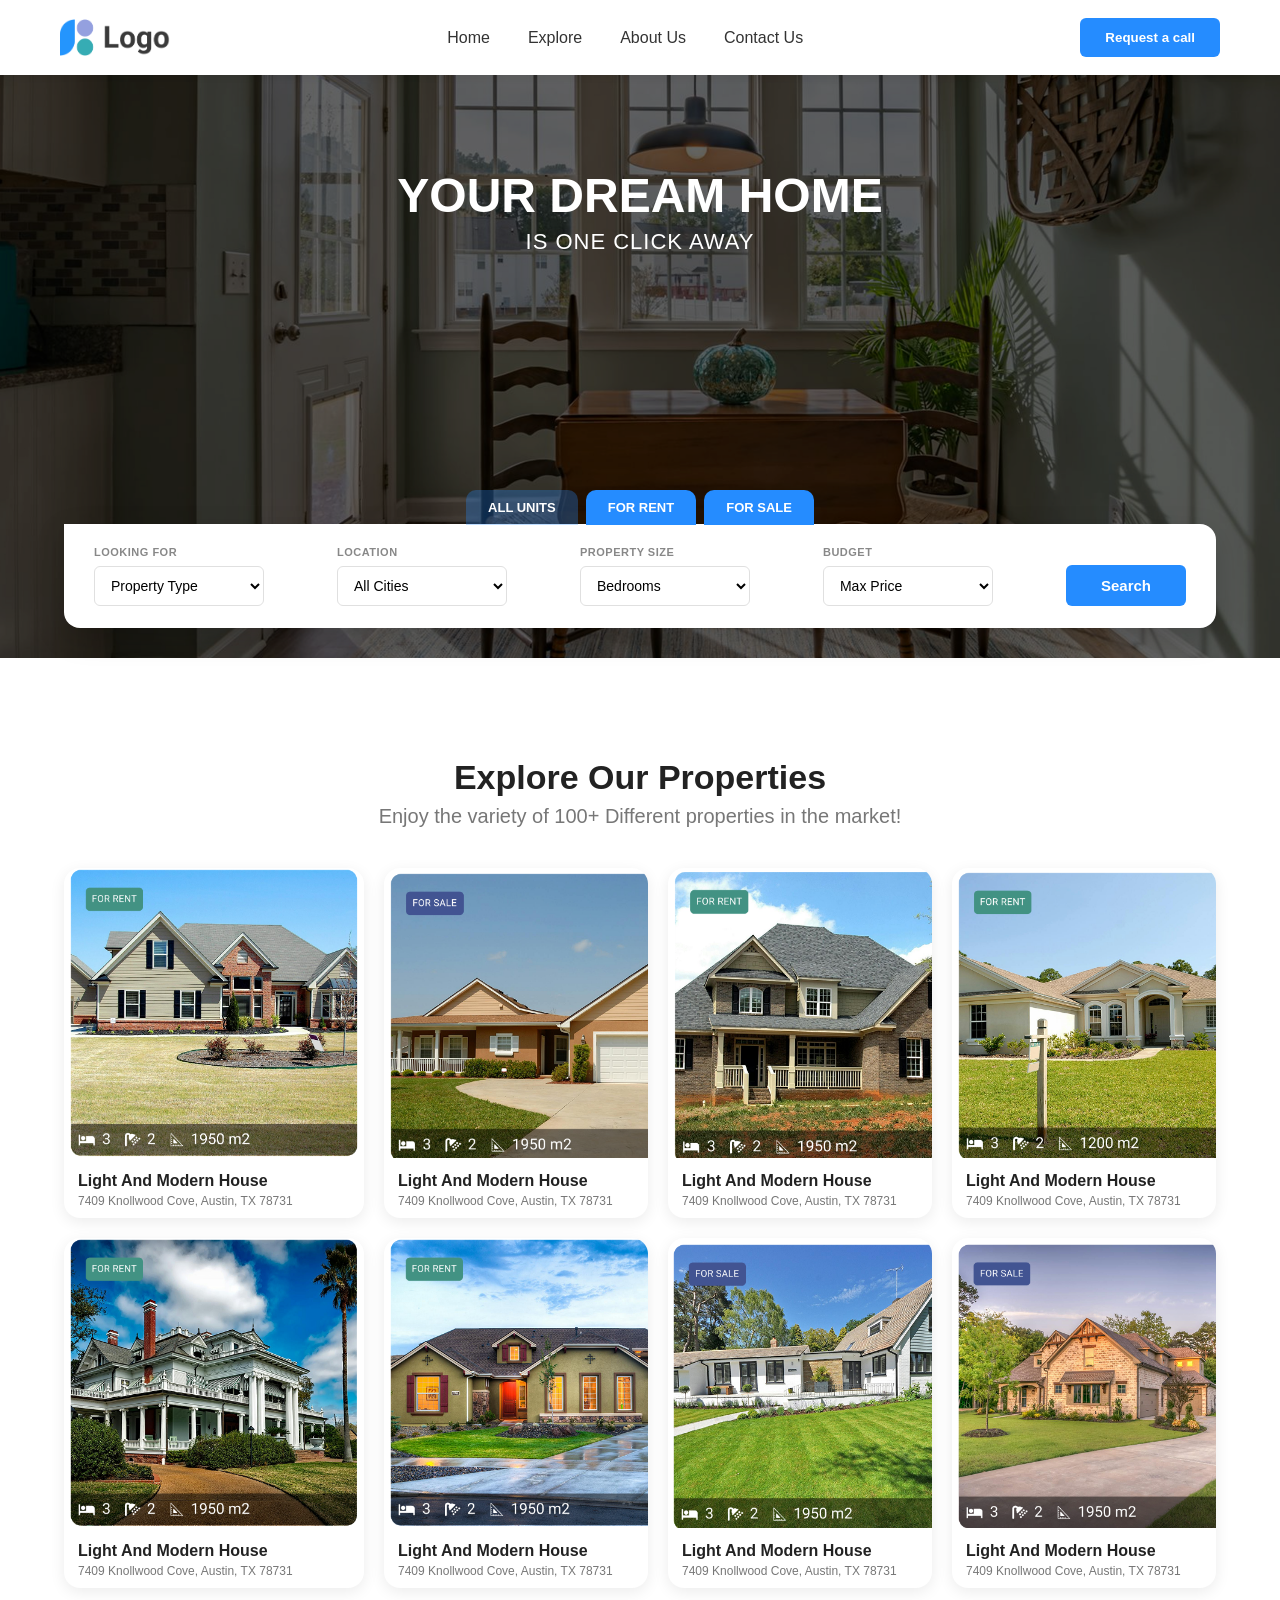
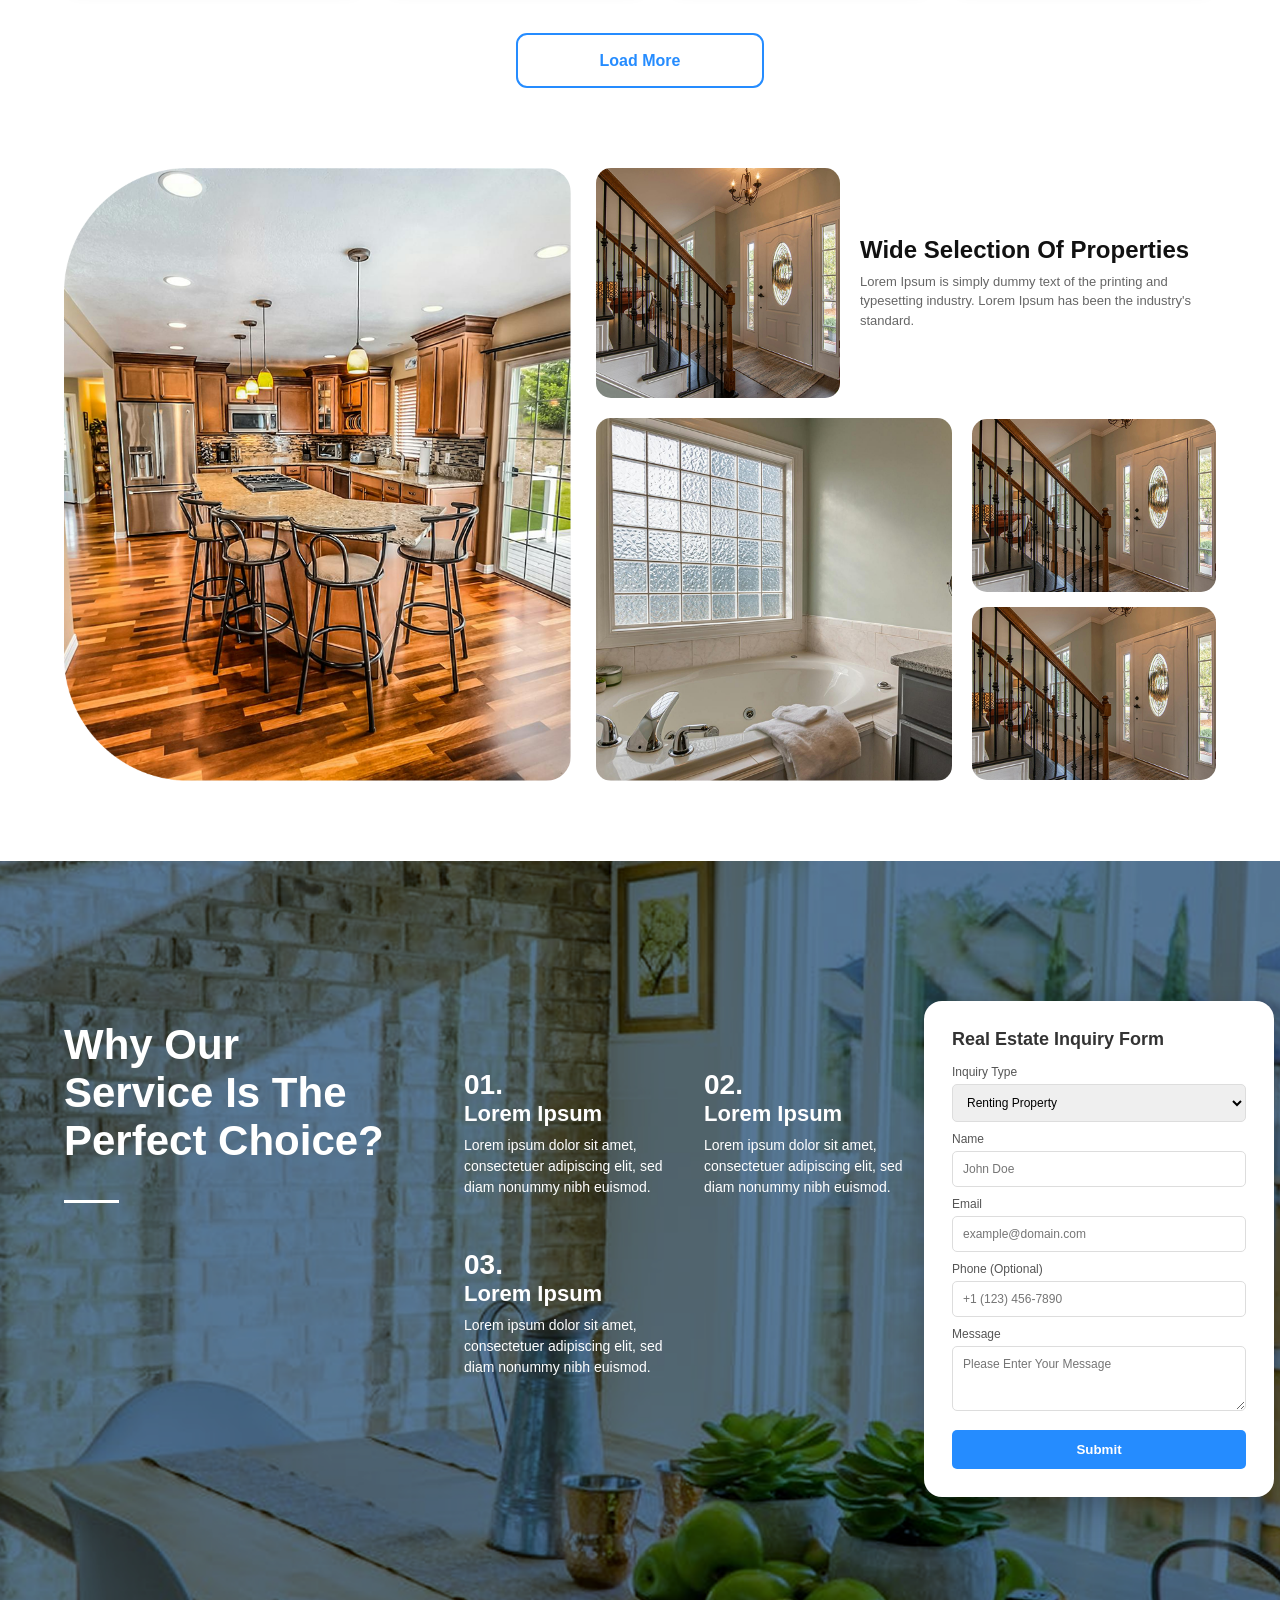
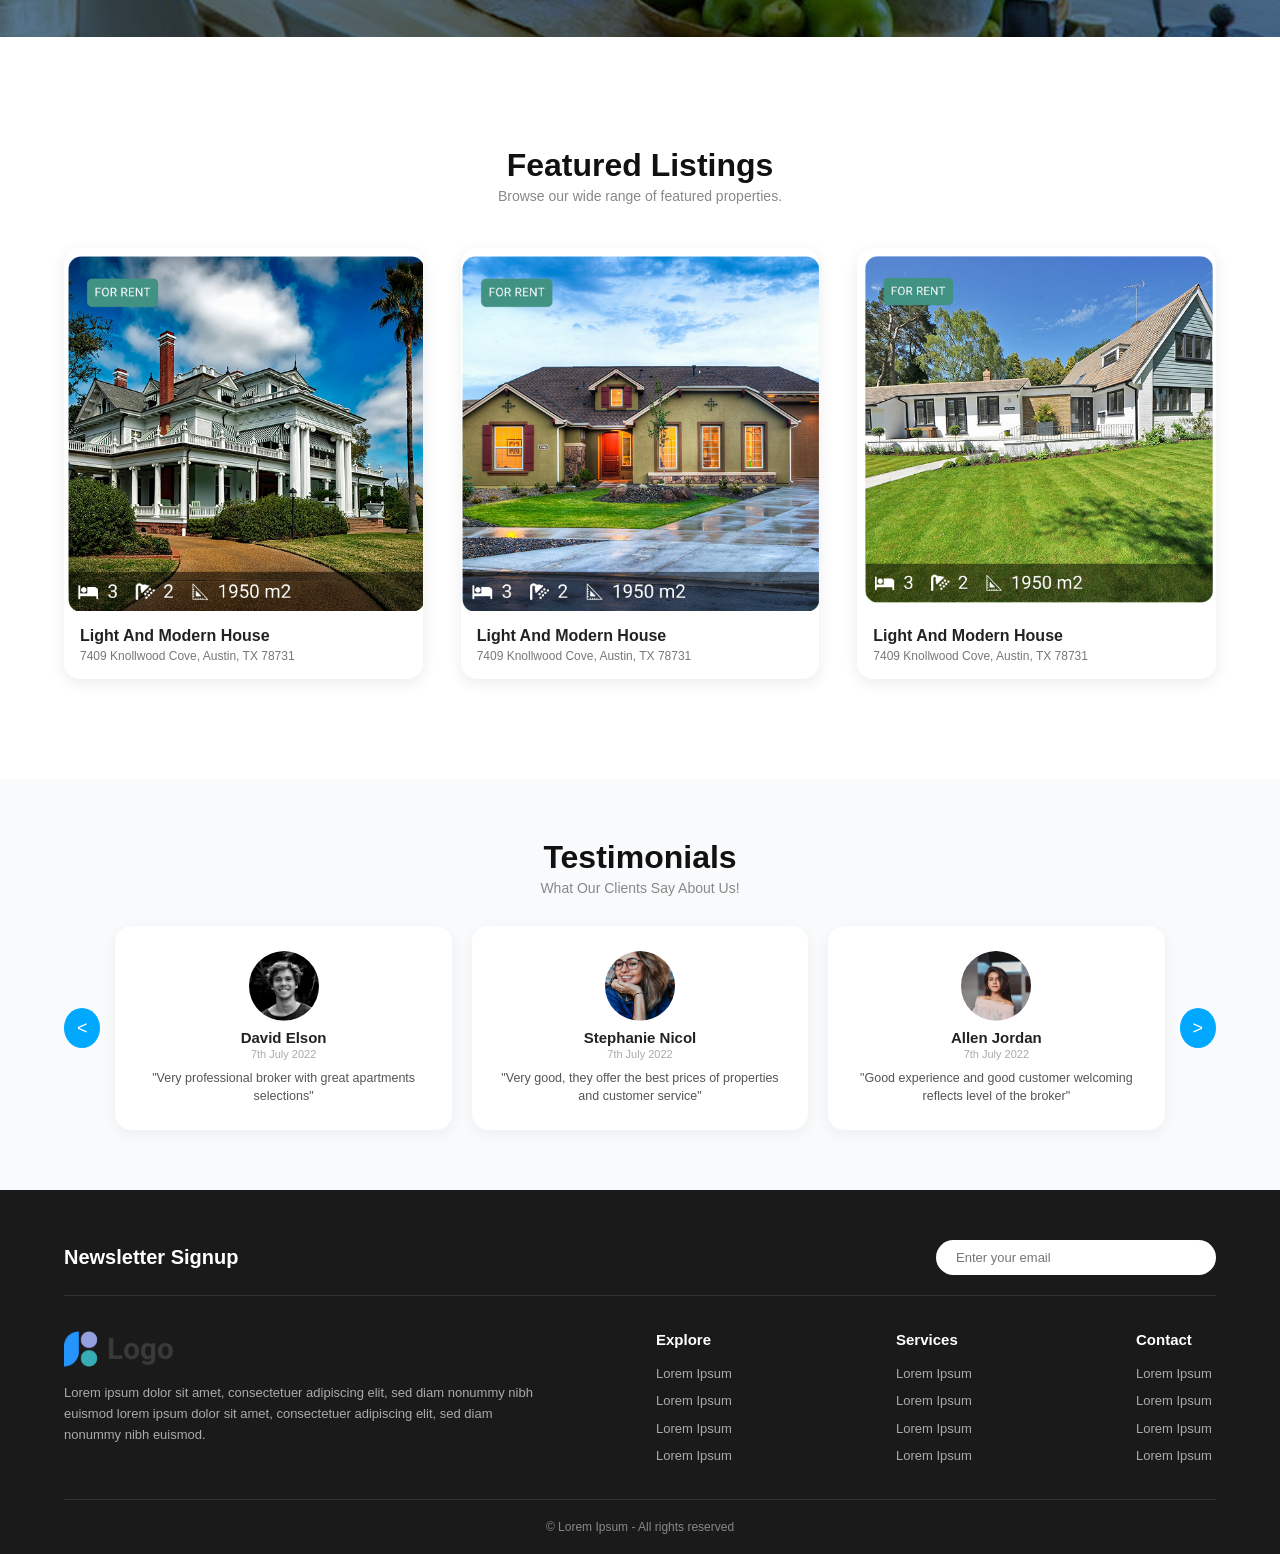
<file: Realestatweb/index.html>
<!DOCTYPE html>
<html lang="en">
<head>
    <meta charset="UTF-8">
    <meta name="viewport" content="width=device-width, initial-scale=1.0">
    <title>Real Estate Website</title>
    <link rel="stylesheet" href="style.css">
</head>
<body>

    <section class="hero">
        <nav>
            <div class="logo">
                <img src="photos/581_frame.png" alt="Logo">
            </div>
            
            <ul>
                <li><a href="index.html">Home</a></li>
                <li><a href="property-details.html">Explore</a></li>
                <li><a href="#">About Us</a></li>
                <li><a href="#">Contact Us</a></li>
            </ul>
        
            <button>Request a call</button>
        </nav>
        
        <div class="hero-text">
            <h1>YOUR DREAM HOME</h1>
            <p>IS ONE CLICK AWAY</p>
        </div>
   
        <div class="search-wrapper">
            <div class="hero-tabs">
                <button class="tab-btn">ALL UNITS</button>
                <button class="tab-btn active">FOR RENT</button>
                <button class="tab-btn active">FOR SALE</button>
            </div>

            <div class="search-box">
                <div>
                    <label>LOOKING FOR</label>
                    <select>
                        <option>Property Type</option>
                        <option>Villa</option>
                        <option>Apartment</option>
                    </select>
                </div>
                
                <div>
                    <label>LOCATION</label>
                    <select>
                        <option>All Cities</option>
                        <option>Pune</option>
                        <option>Mumbai</option>
                    </select>
                </div>

                <div>
                    <label>PROPERTY SIZE</label>
                    <select>
                       <option>Bedrooms</option>
                       <option>2 BHK</option>
                       <option>3 BHK</option>
                    </select>
                </div>
            
                <div>
                    <label>BUDGET</label>
                    <select>
                        <option>Max Price</option>
                        <option>50 Lakh</option>
                        <option>1 Crore</option>
                    </select>
                </div>
                <button>Search</button>
            </div>
        </div>
    </section>

    
    <section class="properties">
        <h2>Explore Our Properties</h2>
        <p>Enjoy the variety of 100+ Different properties in the market!</p>
        
        <div class="property-grid">
            <a href="property-details.html" style="text-decoration: none; color: inherit;">
                <div class="property-card">
                    <img src="photos/12_group.png" alt="Property">
                    <h3>Light And Modern House</h3>
                    <p>7409 Knollwood Cove, Austin, TX 78731</p>
                </div>
            </a>
            
            <div class="property-card">
                <img src="photos/48_frame.png" alt="Property">
                <h3>Light And Modern House</h3>
                <p>7409 Knollwood Cove, Austin, TX 78731</p>
            </div>

            <div class="property-card">
                <img src="photos/85_frame.png" alt="Property">
                <h3>Light And Modern House</h3>
                <p>7409 Knollwood Cove, Austin, TX 78731</p>
            </div>

            <div class="property-card">
                <img src="photos/122_frame.png" alt="Property">
                <h3>Light And Modern House</h3>
                <p>7409 Knollwood Cove, Austin, TX 78731</p>
            </div>

            <div class="property-card">
                <img src="photos/162_group.png" alt="Property">
                <h3>Light And Modern House</h3>
                <p>7409 Knollwood Cove, Austin, TX 78731</p>
            </div>

            <div class="property-card">
                <img src="photos/199_group.png" alt="Property">
                <h3>Light And Modern House</h3>
                <p>7409 Knollwood Cove, Austin, TX 78731</p>
            </div>

            <div class="property-card">
                <img src="photos/235_frame.png" alt="Property">
                <h3>Light And Modern House</h3>
                <p>7409 Knollwood Cove, Austin, TX 78731</p>
            </div>

            <div class="property-card">
                <img src="photos/272_frame.png" alt="Property">
                <h3>Light And Modern House</h3>
                <p>7409 Knollwood Cove, Austin, TX 78731</p>
            </div>
        </div>

        <button class="load-btn">Load More</button>
    </section>
    
    
    <section class="selection">
        <div class="big-left-image">
            <img src="photos/313_rectangle.png" alt="Kitchen">
        </div>

        <div class="right-grid-container">
            <div class="top-row">
                <img src="photos/314_rectangle.png" alt="Property" class="top-small-img">
                <div class="text-box">
                    <h2>Wide Selection Of Properties</h2>
                    <p>Lorem Ipsum is simply dummy text of the printing and typesetting industry. Lorem Ipsum has been the industry's standard.</p>
                </div>
            </div>

            <div class="bottom-row">
                <img src="photos/317_rectangle.png" alt="Property" class="bottom-main-img">
                <div class="stacked-images">
                    <img src="photos/314_rectangle.png" alt="Property">
                    <img src="photos/314_rectangle.png" alt="Property">
                </div>
            </div>
        </div>
    </section>

    
    <section class="why-section">

        <div class="overlay">
            <div class="why-container">

            
                <div class="why-left-title">
                    <h2>
                        Why Our<br>
                        Service Is The<br>
                        Perfect Choice?
                    </h2>

                    <div class="title-line"></div>
                </div>

                <div class="points-grid">

                    <div class="point-box point-01">
                        <h3>01.</h3>
                        <h4>Lorem Ipsum</h4>
                        <p>
                        Lorem ipsum dolor sit amet,
                        consectetuer adipiscing elit,
                        sed diam nonummy nibh euismod.
                        </p>
                    </div>


                    <div class="point-box point-02">
                        <h3>02.</h3>
                        <h4>Lorem Ipsum</h4>
                        <p>
                        Lorem ipsum dolor sit amet,
                        consectetuer adipiscing elit,
                        sed diam nonummy nibh euismod.
                        </p>
                    </div>


                    <div class="point-box point-03">
                        <h3>03.</h3>
                        <h4>Lorem Ipsum</h4>
                        <p>
                        Lorem ipsum dolor sit amet,
                        consectetuer adipiscing elit,
                        sed diam nonummy nibh euismod.
                        </p>
                    </div>

                </div>

                <div class="form-box">
                    <h3>Real Estate Inquiry Form</h3>

                    <label>Inquiry Type</label>
                    <select>
                        <option>Renting Property</option>
                        <option>Buying Property</option>
                    </select>

                    <label>Name</label>
                    <input type="text" placeholder="John Doe">

                    <label>Email</label>
                    <input type="email" placeholder="example@domain.com">

                    <label>Phone (Optional)</label>
                    <input type="text" placeholder="+1 (123) 456-7890">

                    <label>Message</label>
                    <textarea placeholder="Please Enter Your Message"></textarea>

                    <button>Submit</button>
                </div>
            </div>
        </div>
    </section>


    <section class="featured">
        <div class="featured-header">
            <h2>Featured Listings</h2>
            <p>Browse our wide range of featured properties.</p>
        </div>
        
        <div class="featured-grid">
            <div class="featured-card">
                <img src="photos/385_frame.png" alt="Featured">
                <div class="feature-info">
                    <h3>Light And Modern House</h3>
                    <p>7409 Knollwood Cove, Austin, TX 78731</p>
                </div>
            </div>

            <div class="featured-card">
                <img src="photos/424_frame.png" alt="Featured">
                <div class="feature-info">
                    <h3>Light And Modern House</h3>
                    <p>7409 Knollwood Cove, Austin, TX 78731</p>
                </div>
            </div>
            
            <div class="featured-card">
                <img src="photos/463_group.png" alt="Featured">
                <div class="feature-info">
                    <h3>Light And Modern House</h3>
                    <p>7409 Knollwood Cove, Austin, TX 78731</p>
                </div>
            </div>
        </div>
    </section>

    <section class="testimonial">
        <div class="testimonial-header">
            <h2>Testimonials</h2>
            <p>What Our Clients Say About Us!</p>
        </div>

        <div class="testimonial-container">
            <button class="nav-arrow left-arrow">&lt;</button>

            <div class="client-box">
                <div class="client-card">
                    <div class="profile-block">
                        <img src="photos/515_rectangle.png" alt="Client">
                        <h3>David Elson</h3>
                        <span>7th July 2022</span>
                    </div>
                    <p>"Very professional broker with great apartments selections"</p>
                </div>

                <div class="client-card">
                    <div class="profile-block">
                        <img src="photos/523_rectangle.png" alt="Client">
                        <h3>Stephanie Nicol</h3>
                        <span>7th July 2022</span>
                    </div>
                    <p>"Very good, they offer the best prices of properties and customer service"</p>
                </div>  

                <div class="client-card">
                    <div class="profile-block">
                        <img src="photos/531_rectangle.png" alt="Client">
                        <h3>Allen Jordan</h3>
                        <span>7th July 2022</span>
                    </div>
                    <p>"Good experience and good customer welcoming reflects level of the broker"</p>
                </div>
            </div>

            <button class="nav-arrow right-arrow">&gt;</button>
        </div>
    </section>
    
    <footer>
        <div class="footer-inner">
            <div class="newsletter-row">
                <h3>Newsletter Signup</h3>
                <div class="newsletter-input">
                    <input type="email" placeholder="Enter your email">
                </div>
            </div>

            <div class="footer-columns">
                <div class="footer-col brand-col">
                    <img src="photos/581_frame.png" alt="Logo" class="footer-logo-img">
                    <p>Lorem ipsum dolor sit amet, consectetuer adipiscing elit, sed diam nonummy nibh euismod lorem ipsum dolor sit amet, consectetuer adipiscing elit, sed diam nonummy nibh euismod.</p>
                </div>

                <div class="footer-col">
                    <h4>Explore</h4>
                    <ul>
                        <li>Lorem Ipsum</li>
                        <li>Lorem Ipsum</li>
                        <li>Lorem Ipsum</li>
                        <li>Lorem Ipsum</li>
                    </ul>
                </div>

                <div class="footer-col">
                    <h4>Services</h4>
                    <ul>
                        <li>Lorem Ipsum</li>
                        <li>Lorem Ipsum</li>
                        <li>Lorem Ipsum</li>
                        <li>Lorem Ipsum</li>
                    </ul>
                </div>

                <div class="footer-col">
                    <h4>Contact</h4>
                    <ul>
                        <li>Lorem Ipsum</li>
                        <li>Lorem Ipsum</li>
                        <li>Lorem Ipsum</li>
                        <li>Lorem Ipsum</li>
                    </ul>
                </div>
            </div>

            <div class="copyright-bar">
                &copy; Lorem Ipsum - All rights reserved
            </div>
        </div>
    </footer>

</body>
</html>
</file>
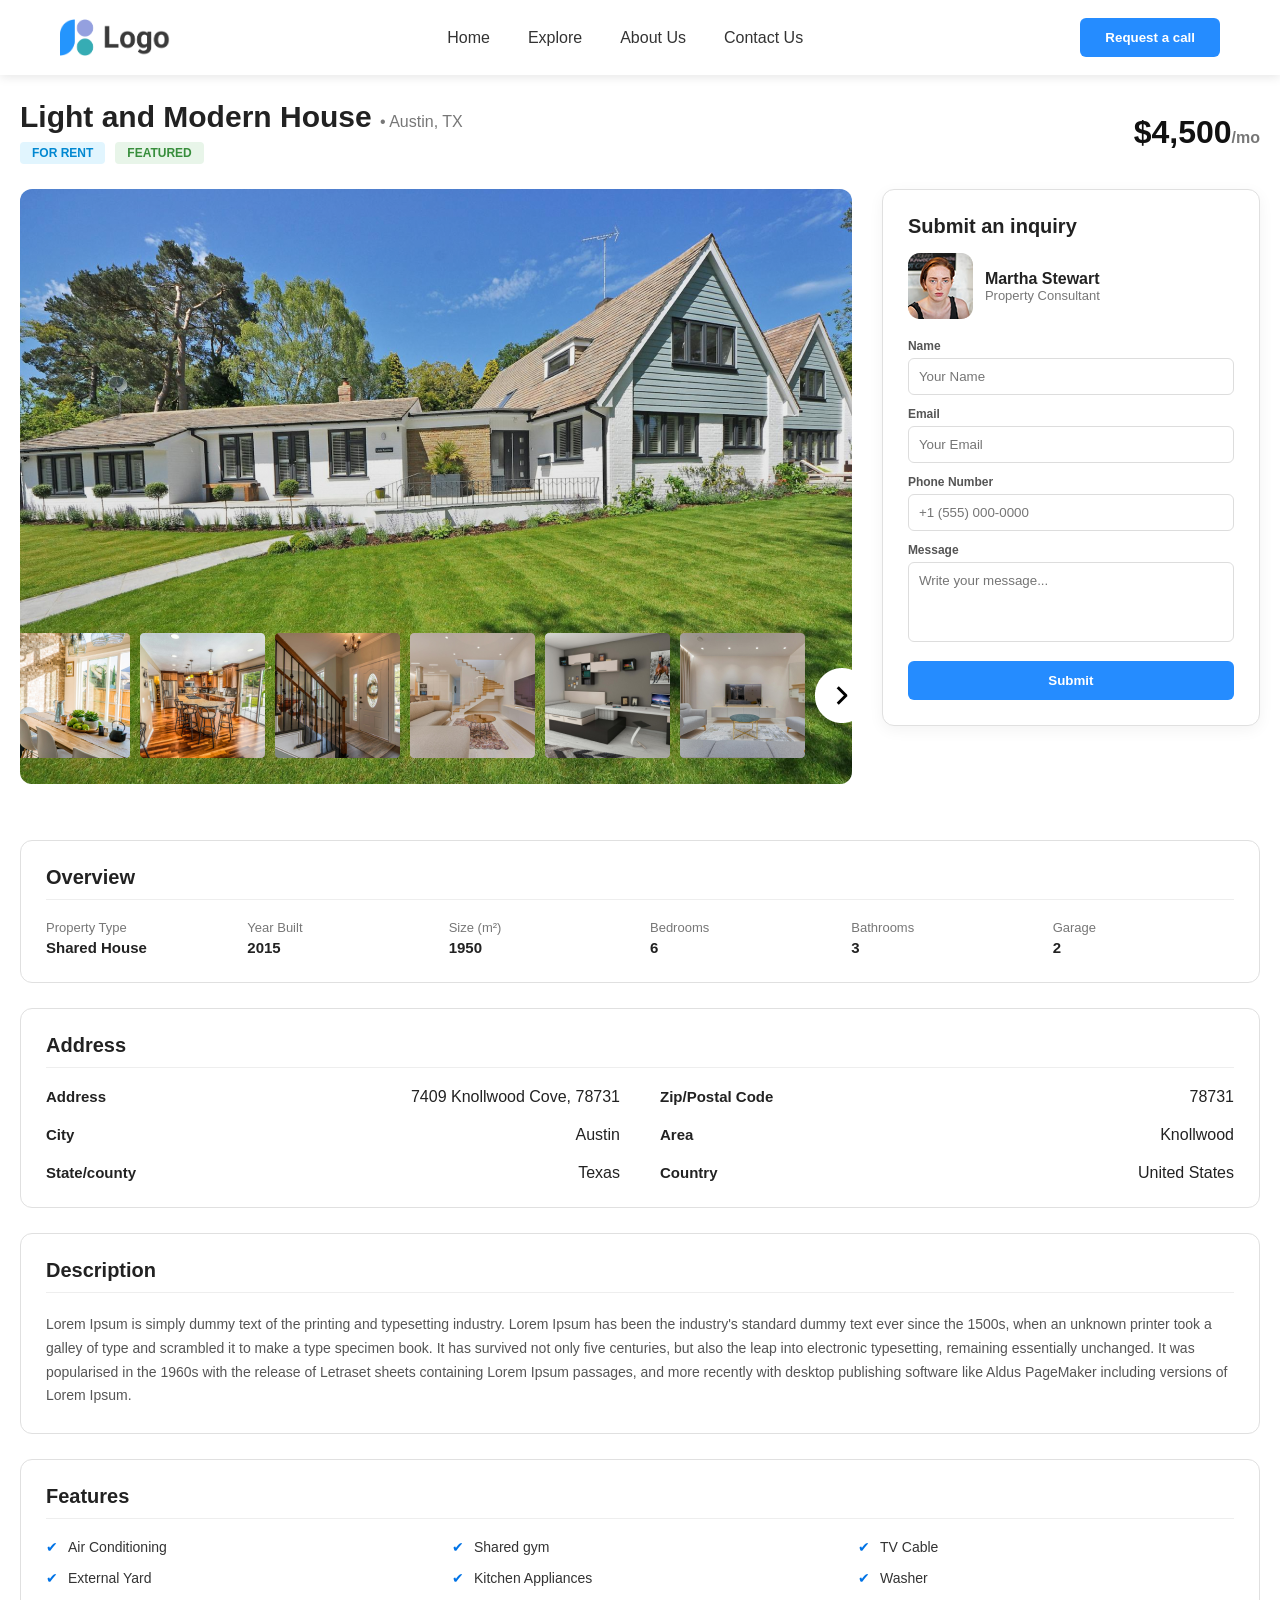
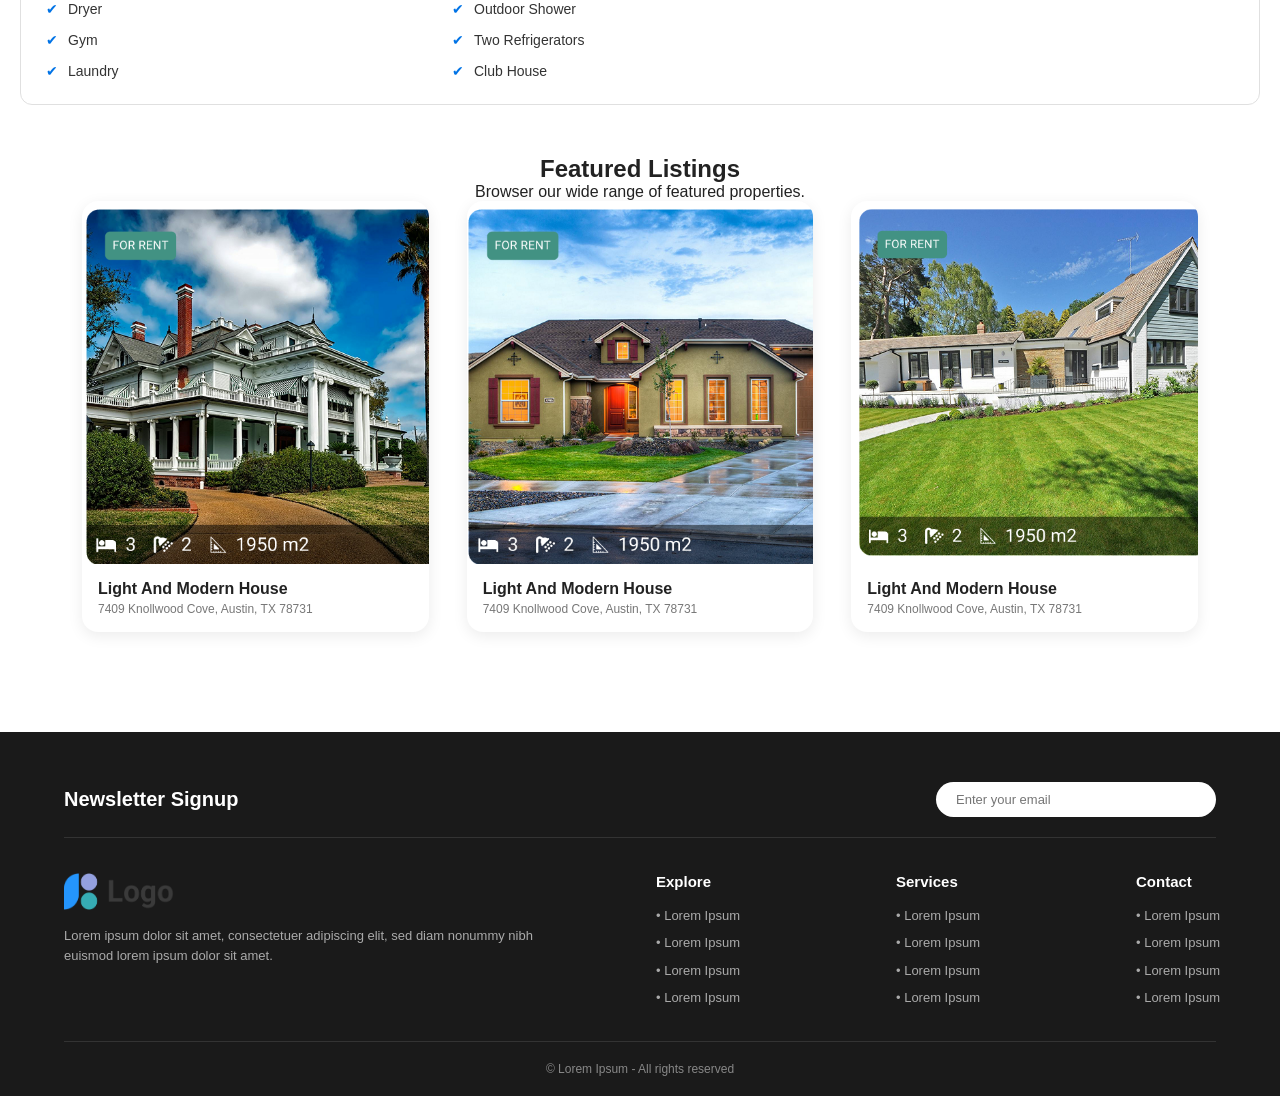
<file: Realestatweb/property-details.html>
<!DOCTYPE html>
<html lang="en">
<head>
    <meta charset="UTF-8">
    <meta name="viewport" content="width=device-width, initial-scale=1.0">
    <title>Property Details</title>
    <link rel="stylesheet" href="style.css">
</head>
<body>

    <nav>
        <div class="logo">
            <img src="photos/581_frame.png" alt="Logo">
        </div>
        <ul>
            <li><a href="index.html">Home</a></li>
            <li><a href="#">Explore</a></li>
            <li><a href="#">About Us</a></li>
            <li><a href="#">Contact Us</a></li>
        </ul>
        <button>Request a call</button>
    </nav>

    <!-- Main Content Container (Center aligned) -->
    <main class="property-details-container" style="max-width: 1280px; margin: 100px auto 40px; padding: 0 20px;">
        
        <!-- Top Title & Price Section -->
        <div style="display: flex; justify-content: space-between; align-items: center; margin-bottom: 25px;">
            <div>
                <h1 style="font-size: 30px; margin-bottom: 8px;">Light and Modern House <span style="font-size: 16px; color: #777; font-weight: normal;">• Austin, TX</span></h1>
                <div style="display: flex; gap: 10px;">
                    <span style="background: #e1f5fe; color: #0288d1; padding: 4px 12px; font-size: 12px; font-weight: bold; border-radius: 4px;">FOR RENT</span>
                    <span style="background: #e8f5e9; color: #388e3c; padding: 4px 12px; font-size: 12px; font-weight: bold; border-radius: 4px;">FEATURED</span>
                </div>
            </div>
            <div style="font-size: 32px; font-weight: bold; color: #111;">$4,500<span style="font-size: 16px; color: #777;">/mo</span></div>
        </div>

        <!-- Image Gallery & Inquiry Form Grid -->
        <div style="display: grid; grid-template-columns: 2.2fr 1fr; gap: 30px; margin-bottom: 40px; align-items: start;">
            
            <!-- Left Image Gallery -->
            <div>
                <img src="photos/666_frame.png" style="width: 100%; max-width: 905px; height: 595px; object-fit: cover; border-radius: 12px; margin-bottom: 12px;" alt="Main Image">
            </div>

            <!-- Right Inquiry Form Sidebar -->
            <div style="background: #ffffff; padding: 25px; border-radius: 12px; border: 1px solid #e0e0e0; box-shadow: 0 4px 15px rgba(0,0,0,0.05);">
                <h3 style="font-size: 20px; margin-bottom: 15px;">Submit an inquiry</h3>
                <div style="display: flex; align-items: center; gap: 12px; margin-bottom: 20px;">
                    <img src="photos/681_rectangle.png" style="width: 65px; height: 66px; border-radius: 0; object-fit: cover;" alt="Agent">
                    <div>
                        <h4 style="font-size: 16px;">Martha Stewart</h4>
                        <p style="font-size: 13px; color: #777;">Property Consultant</p>
                    </div>
                </div>
                <form>
                    <label style="font-size: 12px; font-weight: 600; color: #555; display: block; margin-bottom: 5px;">Name</label>
                    <input type="text" placeholder="Your Name" style="width: 100%; padding: 10px; margin-bottom: 12px; border: 1px solid #ddd; border-radius: 6px; outline: none;">

                    <label style="font-size: 12px; font-weight: 600; color: #555; display: block; margin-bottom: 5px;">Email</label>
                    <input type="email" placeholder="Your Email" style="width: 100%; padding: 10px; margin-bottom: 12px; border: 1px solid #ddd; border-radius: 6px; outline: none;">

                    <label style="font-size: 12px; font-weight: 600; color: #555; display: block; margin-bottom: 5px;">Phone Number</label>
                    <input type="text" placeholder="+1 (555) 000-0000" style="width: 100%; padding: 10px; margin-bottom: 12px; border: 1px solid #ddd; border-radius: 6px; outline: none;">

                    <label style="font-size: 12px; font-weight: 600; color: #555; display: block; margin-bottom: 5px;">Message</label>
                    <textarea placeholder="Write your message..." style="width: 100%; padding: 10px; height: 80px; margin-bottom: 15px; border: 1px solid #ddd; border-radius: 6px; resize: none; outline: none;"></textarea>

                    <button type="submit" style="width: 100%; background: #258cff; color: white; border: none; padding: 12px; border-radius: 6px; font-weight: 600; cursor: pointer;">Submit</button>
                </form>
            </div>

        </div>

        <!-- Overview Section -->
        <div style="background: white; padding: 25px; border-radius: 12px; border: 1px solid #e0e0e0; margin-bottom: 25px;">
            <h3 style="font-size: 20px; margin-bottom: 20px; border-bottom: 1px solid #eee; padding-bottom: 10px;">Overview</h3>
            <div style="display: grid; grid-template-columns: repeat(6, 1fr); gap: 20px;">
                <div><span style="font-size: 13px; color: #777; display: block; margin-bottom: 4px;">Property Type</span><strong style="font-size: 15px;">Shared House</strong></div>
                <div><span style="font-size: 13px; color: #777; display: block; margin-bottom: 4px;">Year Built</span><strong style="font-size: 15px;">2015</strong></div>
                <div><span style="font-size: 13px; color: #777; display: block; margin-bottom: 4px;">Size (m²)</span><strong style="font-size: 15px;">1950</strong></div>
                <div><span style="font-size: 13px; color: #777; display: block; margin-bottom: 4px;">Bedrooms</span><strong style="font-size: 15px;">6</strong></div>
                <div><span style="font-size: 13px; color: #777; display: block; margin-bottom: 4px;">Bathrooms</span><strong style="font-size: 15px;">3</strong></div>
                <div><span style="font-size: 13px; color: #777; display: block; margin-bottom: 4px;">Garage</span><strong style="font-size: 15px;">2</strong></div>
            </div>
        </div>

        <!-- Address Section -->
        <div style="background: white; padding: 25px; border-radius: 12px; border: 1px solid #e0e0e0; margin-bottom: 25px;">
            <h3 style="font-size: 20px; margin-bottom: 20px; border-bottom: 1px solid #eee; padding-bottom: 10px;">Address</h3>
            <div style="display: grid; grid-template-columns: repeat(2, 1fr); gap: 20px 40px;">
                <div style="display: flex; flex-direction: row; justify-content: space-between;">
                    <strong style="font-size: 15px;">Address</strong>
                    <span>7409 Knollwood Cove, 78731</span>
                </div>
                <div style="display: flex; flex-direction: row; justify-content: space-between;">
                    <strong style="font-size: 15px;">Zip/Postal Code</strong>
                    <span>78731</span>
                </div>
                <div style="display: flex; flex-direction: row; justify-content: space-between;">
                    <strong style="font-size: 15px;">City</strong>
                    <span>Austin</span>
                </div>
                <div style="display: flex; flex-direction: row; justify-content: space-between;">
                    <strong style="font-size: 15px;">Area</strong>
                    <span>Knollwood</span>
                </div>
                <div style="display: flex; flex-direction: row; justify-content: space-between;">
                    <strong style="font-size: 15px;">State/county</strong>
                    <span>Texas</span>
                </div>
                <div style="display: flex; flex-direction: row; justify-content: space-between;">
                    <strong style="font-size: 15px;">Country</strong>
                    <span>United States</span>
                </div>
            </div>
        </div>

        <!-- Description Section -->
        <div style="background: white; padding: 25px; border-radius: 12px; border: 1px solid #e0e0e0; margin-bottom: 25px;">
            <h3 style="font-size: 20px; margin-bottom: 20px; border-bottom: 1px solid #eee; padding-bottom: 10px;">Description</h3>
            <p style="font-size: 14px; color: #555; line-height: 1.7;">
                Lorem Ipsum is simply dummy text of the printing and typesetting industry. Lorem Ipsum has been the industry's standard dummy text ever since the 1500s, when an unknown printer took a galley of type and scrambled it to make a type specimen book. It has survived not only five centuries, but also the leap into electronic typesetting, remaining essentially unchanged. It was popularised in the 1960s with the release of Letraset sheets containing Lorem Ipsum passages, and more recently with desktop publishing software like Aldus PageMaker including versions of Lorem Ipsum.
            </p>
        </div>



        <!-- Features Section -->
        <div style="background: white; padding: 25px; border-radius: 12px; border: 1px solid #e0e0e0; margin-bottom: 25px;">
            <h3 style="font-size: 20px; margin-bottom: 20px; border-bottom: 1px solid #eee; padding-bottom: 10px;">Features</h3>
            <div style="display: grid; grid-template-columns: repeat(3, 1fr); gap: 15px 30px;">
                <!-- Column 1 (5 items) -->
                <div style="display: flex; align-items: center; gap: 10px;">
                    <span style="color: #0073e6; font-size: 14px;">✔</span>
                    <span style="font-size: 14px; color: #333;">Air Conditioning</span>
                </div>
                <!-- Column 2 (5 items) -->
                <div style="display: flex; align-items: center; gap: 10px;">
                    <span style="color: #0073e6; font-size: 14px;">✔</span>
                    <span style="font-size: 14px; color: #333;">Shared gym</span>
                </div>
                <!-- Column 3 (2 items) -->
                <div style="display: flex; align-items: center; gap: 10px;">
                    <span style="color: #0073e6; font-size: 14px;">✔</span>
                    <span style="font-size: 14px; color: #333;">TV Cable</span>
                </div>

                <div style="display: flex; align-items: center; gap: 10px;">
                    <span style="color: #0073e6; font-size: 14px;">✔</span>
                    <span style="font-size: 14px; color: #333;">External Yard</span>
                </div>
                <div style="display: flex; align-items: center; gap: 10px;">
                    <span style="color: #0073e6; font-size: 14px;">✔</span>
                    <span style="font-size: 14px; color: #333;">Kitchen Appliances</span>
                </div>
                <div style="display: flex; align-items: center; gap: 10px;">
                    <span style="color: #0073e6; font-size: 14px;">✔</span>
                    <span style="font-size: 14px; color: #333;">Washer</span>
                </div>

                <div style="display: flex; align-items: center; gap: 10px;">
                    <span style="color: #0073e6; font-size: 14px;">✔</span>
                    <span style="font-size: 14px; color: #333;">Dryer</span>
                </div>
                <div style="display: flex; align-items: center; gap: 10px;">
                    <span style="color: #0073e6; font-size: 14px;">✔</span>
                    <span style="font-size: 14px; color: #333;">Outdoor Shower</span>
                </div>
                <div></div> <!-- Empty space for grid alignment if needed -->

                <div style="display: flex; align-items: center; gap: 10px;">
                    <span style="color: #0073e6; font-size: 14px;">✔</span>
                    <span style="font-size: 14px; color: #333;">Gym</span>
                </div>
                <div style="display: flex; align-items: center; gap: 10px;">
                    <span style="color: #0073e6; font-size: 14px;">✔</span>
                    <span style="font-size: 14px; color: #333;">Two Refrigerators</span>
                </div>
                <div></div>

                <div style="display: flex; align-items: center; gap: 10px;">
                    <span style="color: #0073e6; font-size: 14px;">✔</span>
                    <span style="font-size: 14px; color: #333;">Laundry</span>
                </div>
                <div style="display: flex; align-items: center; gap: 10px;">
                    <span style="color: #0073e6; font-size: 14px;">✔</span>
                    <span style="font-size: 14px; color: #333;">Club House</span>
                </div>
                <div></div>
            </div>
        </div>


        <!-- Featured Listings Section -->
        <section class="featured" style="margin-top: 50px;">
            <h2>Featured Listings</h2>
            <p>Browser our wide range of featured properties.</p>
            <div class="featured-grid">
                <div class="featured-card">
                    <img src="photos/385_frame.png" alt="Featured">
                    <div class="feature-info">
                        <h3>Light And Modern House</h3>
                        <p>7409 Knollwood Cove, Austin, TX 78731</p>
                    </div>
                </div>

                <div class="featured-card">
                    <img src="photos/424_frame.png" alt="Featured">
                    <div class="feature-info">
                        <h3>Light And Modern House</h3>
                        <p>7409 Knollwood Cove, Austin, TX 78731</p>
                    </div>
                </div>

                <div class="featured-card">
                    <img src="photos/463_group.png" alt="Featured">
                    <div class="feature-info">
                        <h3>Light And Modern House</h3>
                        <p>7409 Knollwood Cove, Austin, TX 78731</p>
                    </div>
                </div>
            </div>
        </section>

    </main>

    <!-- Full Width Footer -->
    <footer>
        <div class="footer-inner">
            <!-- Newsletter Signup Row -->
            <div class="newsletter-row">
                <h3>Newsletter Signup</h3>
                <div class="newsletter-input">
                    <input type="email" placeholder="Enter your email">
                </div>
            </div>

            <!-- Main Footer Columns -->
            <div class="footer-columns">
                <div class="footer-col brand-col">
                    <img src="photos/581_frame.png" alt="Logo" class="footer-logo-img">
                    <p>Lorem ipsum dolor sit amet, consectetuer adipiscing elit, sed diam nonummy nibh euismod lorem ipsum dolor sit amet.</p>
                </div>

                <div class="footer-col">
                    <h4>Explore</h4>
                    <ul>
                        <li>&bull; Lorem Ipsum</li>
                        <li>&bull; Lorem Ipsum</li>
                        <li>&bull; Lorem Ipsum</li>
                        <li>&bull; Lorem Ipsum</li>
                    </ul>
                </div>

                <div class="footer-col">
                    <h4>Services</h4>
                    <ul>
                        <li>&bull; Lorem Ipsum</li>
                        <li>&bull; Lorem Ipsum</li>
                        <li>&bull; Lorem Ipsum</li>
                        <li>&bull; Lorem Ipsum</li>
                    </ul>
                </div>

                <div class="footer-col">
                    <h4>Contact</h4>
                    <ul>
                        <li>&bull; Lorem Ipsum</li>
                        <li>&bull; Lorem Ipsum</li>
                        <li>&bull; Lorem Ipsum</li>
                        <li>&bull; Lorem Ipsum</li>
                    </ul>
                </div>
            </div>

            <!-- Copyright Bar -->
            <div class="copyright-bar">
                &copy; Lorem Ipsum - All rights reserved
            </div>
        </div>
    </footer>

</body>
</html>
</file>
<file: Realestatweb/style.css>
* {
    margin: 0;
    padding: 0;
    box-sizing: border-box;
    font-family: Arial, sans-serif;
}

body {
    background: #fff;
    color: #222;
    overflow-x: hidden;
    width: 100%;
}


.hero {
    width: 100%;
    height: 658px;
    background-image: url("photos/540_rectangle.png");
    background-size: cover;
    background-position: center;
    position: relative;
}

.hero::before {
    content: "";
    position: absolute;
    top: 0;
    left: 0;
    width: 100%;
    height: 100%;
    background: rgba(0, 0, 0, 0.4);
}

nav {
    width: 100%;
    background: white;
    padding: 18px 60px;
    position: absolute;
    top: 0;
    left: 0;
    z-index: 10;
    display: flex;
    justify-content: space-between;
    align-items: center;
    box-shadow: 0 2px 10px rgba(0,0,0,0.1);
}

.logo img {
    width: 110px;
    height: auto;
    display: block;
}

nav ul {
    display: flex;
    gap: 38px;
    list-style: none;
}

nav ul li a {
    text-decoration: none;
    color: #333;
    font-size: 16px;
    font-weight: 500;
}

nav button {
    background: #258cff;
    color: white;
    border: none;
    padding: 12px 25px;
    border-radius: 6px;
    cursor: pointer;
    font-weight: 600;
}

.hero-text {
    position: absolute;
    top: 32%;
    left: 50%;
    transform: translate(-50%, -50%);
    text-align: center;
    color: white;
    z-index: 1;
    width: 100%;
}

.hero-text h1 {
    font-size: 48px;
    font-weight: 700;
}

.hero-text p {
    font-size: 22px;
    margin-top: 6px;
    letter-spacing: 1px;
}


.search-wrapper {
    width: 90%;
    max-width: 1152px;
    position: absolute;
    bottom: 30px;
    left: 50%;
    transform: translateX(-50%);
    z-index: 5;
    display: flex;
    flex-direction: column;
    align-items: flex-start;
}

.hero-tabs {
    display: flex;
    justify-content: center;
    gap: 8px;
    margin-bottom: -1px;
    padding-left: 0;
    position: relative;
    z-index: 6;
    background: transparent;
    width: 100%;
}

.tab-btn {
    background: rgba(37, 140, 255, 0.3);
    color: #ffffff;
    border: none;
    padding: 10px 22px;
    border-radius: 10px 10px 0 0;
    font-size: 13px;
    font-weight: 700;
    cursor: pointer;
    transition: 0.3s ease;
}

.tab-btn.active,
.tab-btn:hover {
    background: #258cff;
    color: #ffffff;
}

.search-box {
    width: 100%;
    background: white;
    padding: 22px 30px;
    display: flex;
    justify-content: space-between;
    align-items: flex-end;
    gap: 15px;
    border-radius: 0 16px 16px 16px;
    box-shadow: 0 10px 30px rgba(0, 0, 0, 0.15);
}

.search-box label {
    display: block;
    font-size: 11px;
    font-weight: 700;
    margin-bottom: 8px;
    color: #888;
    letter-spacing: 0.5px;
}

.search-box select {
    width: 100%;
    min-width: 170px;
    padding: 10px 12px;
    border: 1px solid #e0e0e0;
    border-radius: 6px;
    outline: none;
    background: #fff;
    font-size: 14px;
}

.search-box button {
    background: #258cff;
    color: white;
    border: none;
    padding: 12px 35px;
    border-radius: 6px;
    cursor: pointer;
    font-weight: 600;
    font-size: 15px;
}

/* =========================
   2. EXPLORE PROPERTIES
========================= */
.properties {
    width: 90%;
    max-width: 1320px;
    margin: 100px auto 80px;
    text-align: center;
}

.properties h2 {
    font-size: 34px;
    margin-bottom: 8px;
    color: #222;
}

.properties > p {
    color: #777;
    margin-bottom: 40px;
    font-size: 20px;
}

.property-grid {
    display: grid;
    grid-template-columns: repeat(4, 1fr);
    gap: 20px;
}

.property-card {
    background: white;
    border-radius: 16px;
    overflow: hidden;
    box-shadow: 0 4px 15px rgba(0,0,0,0.08);
    text-align: left;
    transition: transform 0.3s ease;
    height: 350px;
}

.property-card:hover {
    transform: translateY(-5px);
}

.property-card img {
    width: 300px;
    height: 290px;
    object-fit: cover;
    display: block;
}

.property-card h3 {
    font-size: 16px;
    padding: 14px 14px 4px;
    color: #222;
}

.property-card p {
    color: #777;
    padding: 0 14px 16px;
    font-size: 12px;
}

.load-btn {
    margin-top: 45px;
    width: 248px;
    height: 55px;
    background: white;
    color: #258cff;
    border: 2px solid #258cff;
    border-radius: 11px;
    font-size: 16px;
    cursor: pointer;
    font-weight: 600;
    transition: 0.3s ease;
}

.load-btn:hover {
    background: #258cff;
    color: white;
}

/* =========================
   3. WIDE SELECTION SECTION
========================= */
.selection {
    width: 90%;
    max-width: 1297px;
    margin: 80px auto;
    display: grid;
    grid-template-columns: 507px 1fr;
    gap: 25px;
    align-items: center;
}

.big-left-image img {
    width: 100%;
    height: 613px;
    object-fit: cover;
    border-radius: 25px;
    display: block;
}

.right-grid-container {
    display: flex;
    flex-direction: column;
    gap: 20px;
}

.top-row {
    display: grid;
    grid-template-columns: 244px 1fr;
    gap: 20px;
    align-items: center;
}

.top-small-img {
    width: 100%;
    height: 230px;
    object-fit: cover;
    border-radius: 15px;
    display: block;
}

.text-box {
    width: 100%;
    max-width: 459px;
    display: flex;
    flex-direction: column;
    gap: 8px;
}

.text-box h2 {
    font-size: 24px;
    color: #111;
}

.text-box p {
    color: #666;
    font-size: 13px;
    line-height: 1.5;
}

.bottom-row {
    display: grid;
    grid-template-columns: 1fr 244px;
    gap: 20px;
    align-items: center;
}

.bottom-main-img {
    width: 100%;
    height: 363px;
    object-fit: cover;
    border-radius: 15px;
    display: block;
}

.stacked-images {
    display: flex;
    flex-direction: column;
    gap: 15px;
}

.stacked-images img {
    width: 100%;
    height: 173px;
    object-fit: cover;
    border-radius: 15px;
    display: block;
}

/* =========================
   4. WHY SERVICE SECTION
========================= */

.why-section {
    width:100%;
    height:776px;
    background-image:url("photos/323_rectangle.png");
    background-size:cover;
    background-position:center;
    position:relative;
}

.why-section::before{
    content:"";
    position:absolute;
    top:0;
    left:0;
    width:100%;
    height:100%;

}


.overlay{
    position:relative;
    width:100%;
    height:100%;
    display:flex;
    align-items:center;
    justify-content:center;
}


.why-container{
    width:90%;
    max-width:1280px;
    display:grid;
    grid-template-columns:360px 420px 350px;
    gap:40px;
    align-items:center;
}


/* Heading */

.why-left-title{
    align-self:start;
    margin-top:20px;
}

.why-left-title h2{
    color:white;
    font-size:42px;
    grid-template-columns:repeat(2 1fr);
    
}
.title-line{
    width:55px;
    height:3px;
    background:white;
    margin-top:35px;
}


/* Points */

.points-grid{
    display:grid;
    grid-template-columns:200px 200px;
    grid-template-rows: 180px 180px;
    column-gap: 40px;

   
}


.point-box h3{
    color:white;
    font-size:28px;
    margin: bottom 5px;
}

.point-box h4{
    color:white;
    font-size:22px;
    margin-bottom:8px;
}

.point-box p{
    color:white;
    font-size:14px;
    line-height:1.5;
    width:220px;
}


/* FORM*/
.form-box{
    width:350px;
    background:white;
    margin: top 20px;
    padding:28px;
    border-radius:18px;
    box-shadow:0 10px 30px rgba(0,0,0,0.25);

}
.form-box h3{

    font-size:18px;
    margin-bottom:15px;
    color:#333;

}
.form-box label{
    display:block;
    font-size:12px;
    color:#555;
    margin-top:10px;
}
.form-box input,
.form-box select,
.form-box textarea{
    width:100%;
    padding:10px;
    margin-top:5px;
    border:1px solid #ddd;
    border-radius:5px;
    font-size:12px;

}
.form-box textarea{

    height:65px;

}
.form-box button{
    width:100%;
    margin-top:15px;
    padding:12px;
    background:#258cff;
    color:white;
    border:none;
    border-radius:5px;
    font-weight:600;

}
/* =========================
   5. FEATURED LISTINGS
========================= */
.featured {
    width: 90%;
    max-width: 1304px;
    margin: 100px auto;
    text-align: center;
}

.featured-header {
    width: 100%;
    max-width: 694px;
    height: 76px;
    margin: 0 auto 35px auto;
    display: flex;
    flex-direction: column;
    justify-content: center;
    align-items: center;
}

.featured-header h2 {
    font-size: 32px;
    font-weight: 700;
    color: #111;
}

.featured-header p {
    color: #888;
    font-size: 14px;
    margin-top: 4px;
}

.featured-grid {
    display: grid;
    grid-template-columns: repeat(3, 1fr);
    gap: 38px;
    width: 100%;
}

.featured-card {
    width: 100%;
    background: white;
    border-radius: 16px;
    overflow: hidden;
    box-shadow: 0 4px 15px rgba(0, 0, 0, 0.08);
    text-align: left;
}

.featured-card img {
    width: 364px;
    height:363px;
    object-fit: cover;
    display: block;
}

.feature-info {
    padding: 16px;
}

.feature-info h3 {
    font-size: 16px;
    color: #222;
    margin-bottom: 4px;
}

.feature-info p {
    color: #777;
    font-size: 12px;
}

/* =========================
   6. TESTIMONIALS SECTION
========================= */
.testimonial {
    width: 100%;
    background: #f8fafc;
    padding: 60px 0;
    text-align: center;
    display: flex;
    flex-direction: column;
    justify-content: center;
    align-items: center;
}

.testimonial-header {
    width: 100%;
    max-width: 694px;
    margin-bottom: 30px;
}

.testimonial-header h2 {
    font-size: 32px;
    color: #111;
    font-weight: 700;
}

.testimonial-header p {
    color: #888;
    font-size: 14px;
    margin-top: 4px;
}

.testimonial-container {
    width: 90%;
    max-width: 1416px;
    margin: 0 auto;
    display: flex;
    align-items: center;
    justify-content: space-between;
    gap: 15px;
}

.client-box {
    display: grid;
    grid-template-columns: repeat(3, 1fr);
    gap: 20px;
    width: 100%;
}

.client-card {
    background: white;
    padding: 25px 20px;
    border-radius: 16px;
    box-shadow: 0 4px 15px rgba(0, 0, 0, 0.05);
    text-align: center;
    display: flex;
    flex-direction: column;
    align-items: center;
    justify-content: center;
}

.profile-block {
    display: flex;
    flex-direction: column;
    align-items: center;
    justify-content: center;
    margin-bottom: 10px;
}

.profile-block img {
    width: 70px;
    height: 70px;
    border-radius: 50%;
    object-fit: cover;
    margin-bottom: 8px;
}

.profile-block h3 {
    font-size: 15px;
    color: #222;
    font-weight: 600;
}

.profile-block span {
    font-size: 11px;
    color: #aaa;
    margin-top: 2px;
}

.client-card p {
    color: #555;
    line-height: 1.4;
    font-size: 12.5px;
}

.nav-arrow {
    width: 40px;
    height: 40px;
    border-radius: 50%;
    background: #00a8ff;
    color: white;
    border: none;
    font-size: 18px;
    cursor: pointer;
    display: flex;
    align-items: center;
    justify-content: center;
}

/* =========================
   7. FOOTER SECTION
========================= */
footer {
    width: 100%;
    background-color: #1a1a1a;
    color: #fff;
    padding: 50px 0 20px 0;
    display: flex;
    flex-direction: column;
    justify-content: space-between;
}

.footer-inner {
    width: 90%;
    max-width: 1218px;
    margin: 0 auto;
}

.newsletter-row {
    display: flex;
    justify-content: space-between;
    align-items: center;
    border-bottom: 1px solid #333;
    padding-bottom: 20px;
    margin-bottom: 35px;
}

.newsletter-row h3 {
    font-size: 20px;
    font-weight: 700;
}

.newsletter-input input {
    padding: 10px 20px;
    border-radius: 20px;
    border: none;
    outline: none;
    width: 280px;
    background-color: #fff;
    color: #333;
    font-size: 13px;
}

.footer-columns {
    display: grid;
    grid-template-columns: 552px 200px 200px 200px;
    gap: 40px;
    margin-bottom: 30px;
}

.footer-logo-img {
    width: 110px;
    margin-bottom: 12px;
}

.footer-col.brand-col p {
    color: #aaa;
    font-size: 13px;
    line-height: 1.6;
    max-width: 480px;
}

.footer-col h4 {
    font-size: 15px;
    margin-bottom: 12px;
    font-weight: 600;
}

.footer-col ul {
    list-style: none;
}

.footer-col ul li {
    color: #aaa;
    font-size: 13px;
    line-height: 2.1;
}

.copyright-bar {
    text-align: center;
    border-top: 1px solid #333;
    padding-top: 20px;
    color: #888;
    font-size: 12px;
}

/* =========================
   8. RESPONSIVE DESIGN
========================= */
@media(max-width: 1024px) {
    .property-grid {
        grid-template-columns: repeat(2, 1fr);
    }
    .selection {
        grid-template-columns: 1fr;
    }
    .big-left-image img {
        height: 400px;
    }
    .featured-grid,
    .client-box {
        grid-template-columns: repeat(2, 1fr);
    }
    .footer-columns {
        grid-template-columns: 1fr 1fr;
    }
}

@media(max-width: 768px) {
    nav {
        flex-direction: column;
        gap: 15px;
    }
    .top-row, .bottom-row {
        grid-template-columns: 1fr;
    }
    .why-container {
        grid-template-columns: 1fr;
    }
    .property-grid, .featured-grid, .client-box {
        grid-template-columns: 1fr;
    }
    .footer-columns {
        grid-template-columns: 1fr;
    }
}
</file>
